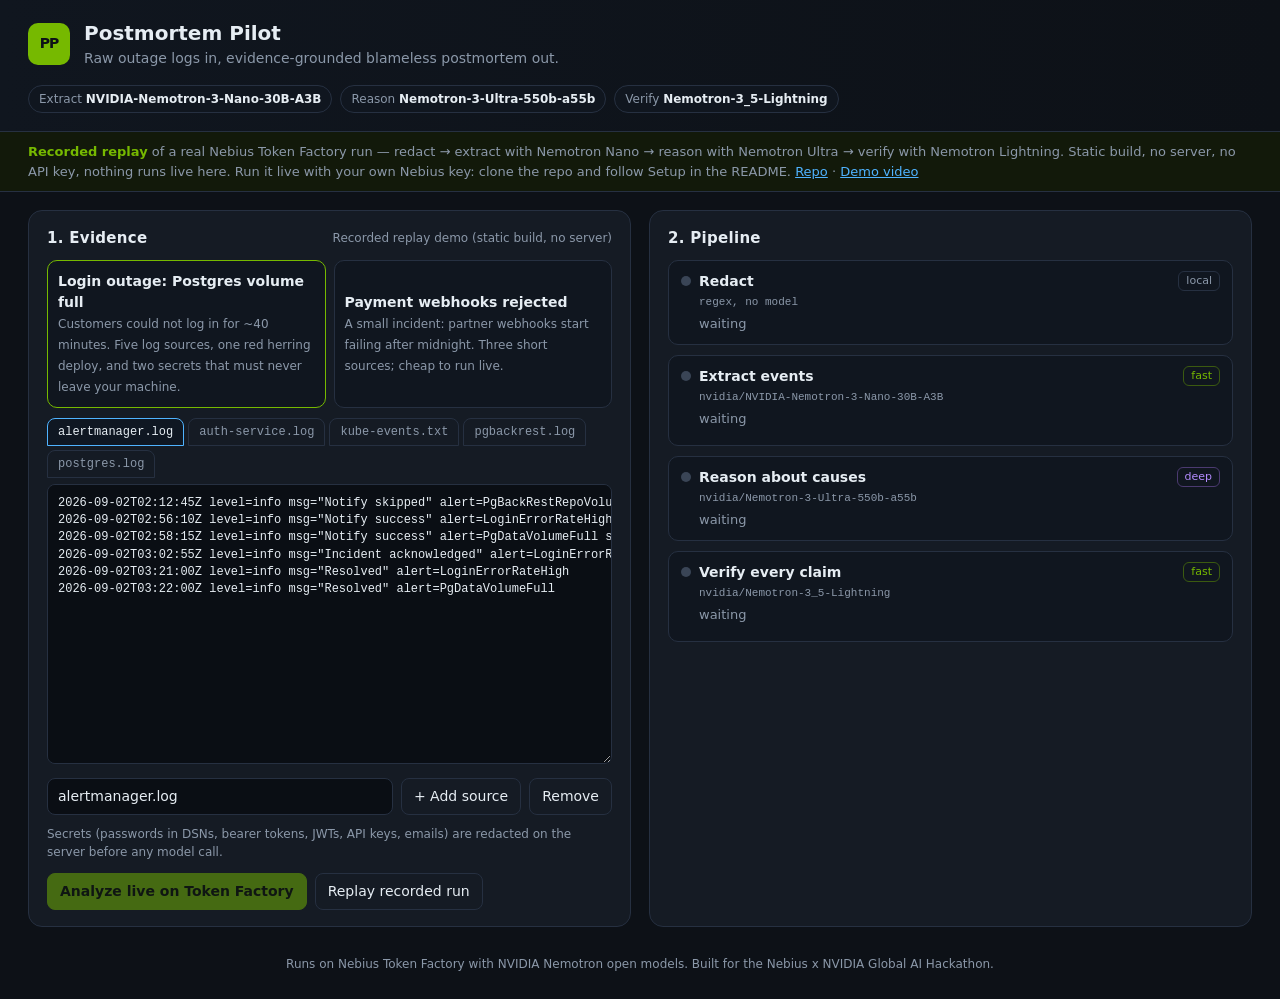
<file: docs/index.html>
<!doctype html>
<html lang="en">
<head>
<meta charset="utf-8">
<meta name="viewport" content="width=device-width, initial-scale=1">
<title>Postmortem Pilot</title>
<link rel="stylesheet" href="static/style.css">
</head>
<body>
<header class="top">
  <div class="brand">
    <div class="logo">PP</div>
    <div>
      <h1>Postmortem Pilot</h1>
      <p>Raw outage logs in, evidence-grounded blameless postmortem out.</p>
    </div>
  </div>
  <div class="models" id="models"></div>
</header>
<div id="staticBanner" class="banner" hidden>
  <b>Recorded replay</b> of a real Nebius Token Factory run &mdash; redact &rarr; extract with Nemotron Nano &rarr; reason with Nemotron Ultra &rarr; verify with Nemotron Lightning. Static build, no server, no API key, nothing runs live here.
  Run it live with your own Nebius key: clone the repo and follow Setup in the README.
  <a href="https://github.com/CVasilopoulos/Nebius_repo" target="_blank" rel="noopener">Repo</a> &middot;
  <a href="https://github.com/CVasilopoulos/Nebius_repo/blob/main/video/postmortem-pilot-demo.mp4" target="_blank" rel="noopener">Demo video</a>
</div>

<main>
  <section class="panel input">
    <div class="panel-head">
      <h2>1. Evidence</h2>
      <span class="hint" id="liveBadge"></span>
    </div>
    <div class="samples" id="samples"></div>
    <div class="tabs" id="tabs"></div>
    <textarea id="editor" spellcheck="false" placeholder="Paste a log file here..."></textarea>
    <div class="row">
      <input id="sourceName" placeholder="source name, e.g. postgres.log">
      <button class="ghost" id="addSource">+ Add source</button>
      <button class="ghost" id="removeSource">Remove</button>
    </div>
    <p class="privacy">Secrets (passwords in DSNs, bearer tokens, JWTs, API keys, emails) are redacted on the server before any model call.</p>
    <div class="actions">
      <button id="runLive" class="primary">Analyze live on Token Factory</button>
      <button id="runReplay" class="ghost">Replay recorded run</button>
    </div>
  </section>

  <section class="panel pipeline">
    <div class="panel-head"><h2>2. Pipeline</h2><span class="hint" id="clock"></span></div>
    <div class="stages">
      <div class="stage" id="st-redact"><div class="st-top"><span class="dot"></span><b>Redact</b><span class="tag local">local</span></div><div class="st-model">regex, no model</div><div class="st-body">waiting</div></div>
      <div class="stage" id="st-extract"><div class="st-top"><span class="dot"></span><b>Extract events</b><span class="tag nano">fast</span></div><div class="st-model" data-model="extract"></div><div class="st-body">waiting</div><div class="bars" id="chunkBars"></div></div>
      <div class="stage" id="st-reason"><div class="st-top"><span class="dot"></span><b>Reason about causes</b><span class="tag ultra">deep</span></div><div class="st-model" data-model="reason"></div><div class="st-body">waiting</div></div>
      <div class="stage" id="st-verify"><div class="st-top"><span class="dot"></span><b>Verify every claim</b><span class="tag light">fast</span></div><div class="st-model" data-model="verify"></div><div class="st-body">waiting</div><div class="bars" id="verifyBars"></div></div>
    </div>
    <div id="warnings"></div>
  </section>

  <section class="panel results" id="results" hidden>
    <div class="panel-head"><h2>3. Postmortem</h2>
      <div class="row tight">
        <button class="ghost" id="copyMd">Copy Markdown</button>
        <button class="ghost" id="downloadMd">Download .md</button>
      </div>
    </div>
    <div class="headline">
      <div>
        <div class="sev" id="sev"></div>
        <h3 id="title"></h3>
        <p id="summary"></p>
        <p class="window" id="window"></p>
      </div>
      <div class="score" id="score"></div>
    </div>
    <div class="grid2">
      <div>
        <h4>Causal chain</h4>
        <ol class="chain" id="chain"></ol>
        <h4>Ruled out</h4>
        <ul class="claims" id="herrings"></ul>
      </div>
      <div>
        <div class="claims keyclaims" id="keyclaims"></div>
        <h4>Contributing factors</h4>
        <ul class="claims" id="factors"></ul>
      </div>
    </div>
    <h4>Action items</h4>
    <table class="actions-table"><thead><tr><th>Priority</th><th>Type</th><th>Action</th></tr></thead><tbody id="actionsBody"></tbody></table>
    <div id="questionsWrap"><h4>Open questions</h4><ul id="questions"></ul></div>
    <h4>Timeline <span class="hint" id="timelineHint"></span></h4>
    <ul class="timeline" id="timeline"></ul>
    <h4>Token Factory usage</h4>
    <div class="usage" id="usage"></div>
  </section>
</main>
<footer>Runs on Nebius Token Factory with NVIDIA Nemotron open models. Built for the Nebius x NVIDIA Global AI Hackathon.</footer>
<script src="static/app.js"></script>
</body>
</html>
</file>
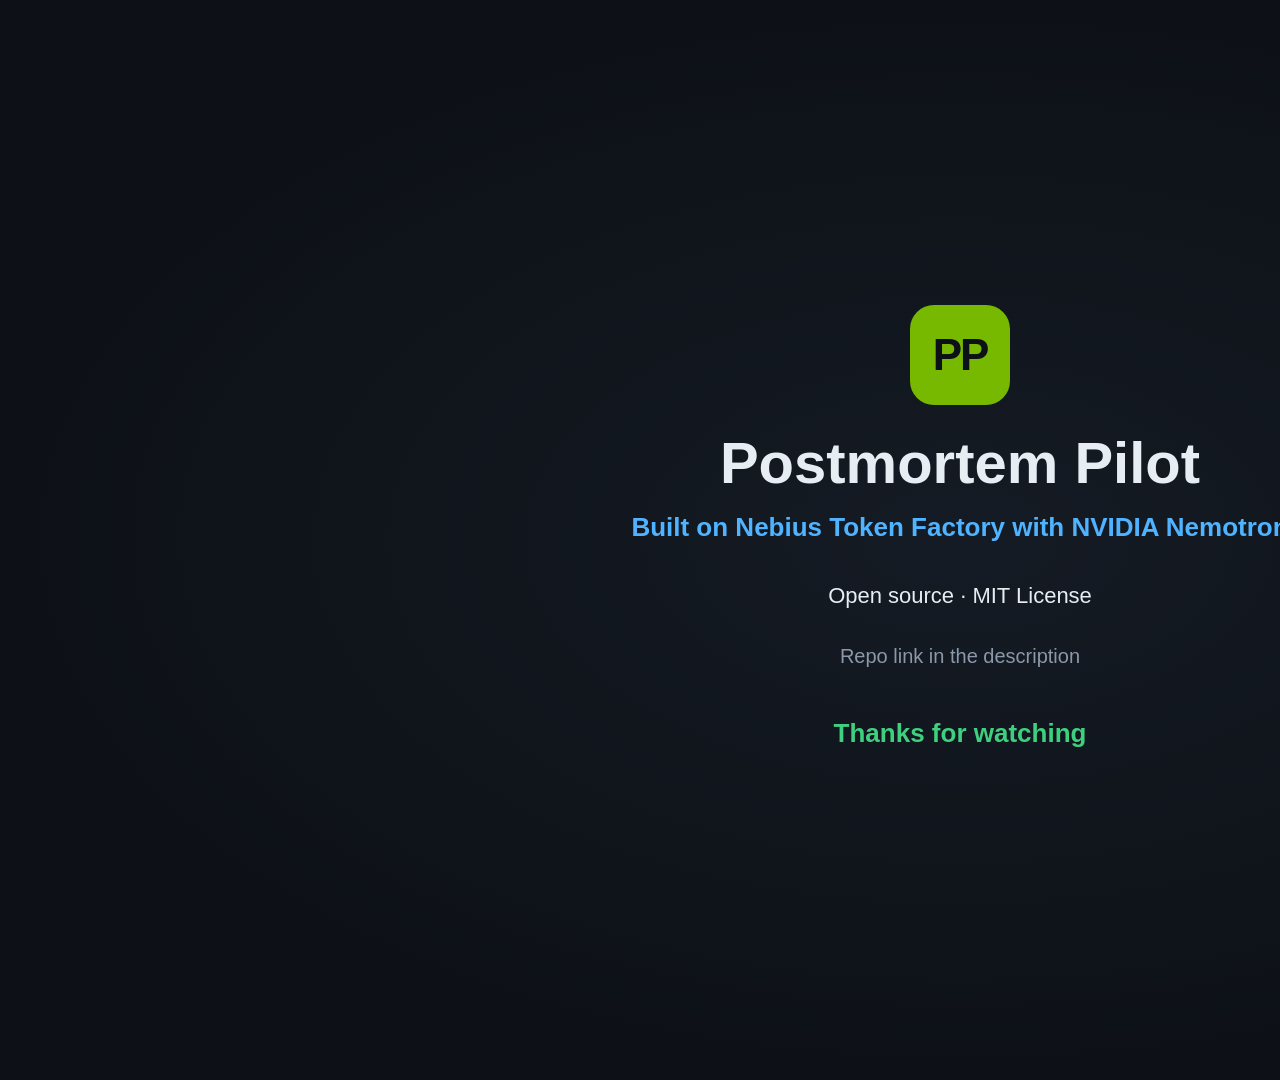
<file: video/scripts/cards/end.html>
<!doctype html><html><head><meta charset="utf-8"><style>
html,body{margin:0;padding:0;width:1920px;height:1080px;background:radial-gradient(ellipse at center, #151b24 0%, #0d1117 70%);display:flex;align-items:center;justify-content:center;font-family:-apple-system,Helvetica,Arial,sans-serif;color:#e6edf3}
.wrap{text-align:center}
.logo{width:100px;height:100px;border-radius:24px;background:#76b900;color:#0d1117;font-weight:800;font-size:44px;display:grid;place-items:center;margin:0 auto 24px;letter-spacing:-2px}
h1{font-size:58px;margin:0 0 16px;font-weight:800}
.tag{font-size:26px;color:#4fb3ff;margin:0 0 40px;font-weight:600}
.row{font-size:22px;color:#e6edf3;margin:8px 0}
.muted{color:#8b98a9;font-size:20px;margin-top:36px}
.thanks{margin-top:50px;font-size:26px;color:#3fd07f;font-weight:700}
</style></head>
<body><div class="wrap">
<div class="logo">PP</div>
<h1>Postmortem Pilot</h1>
<p class="tag">Built on Nebius Token Factory with NVIDIA Nemotron</p>
<p class="row">Open source &middot; MIT License</p>
<p class="row muted">Repo link in the description</p>
<p class="thanks">Thanks for watching</p>
</div></body></html>
</file>
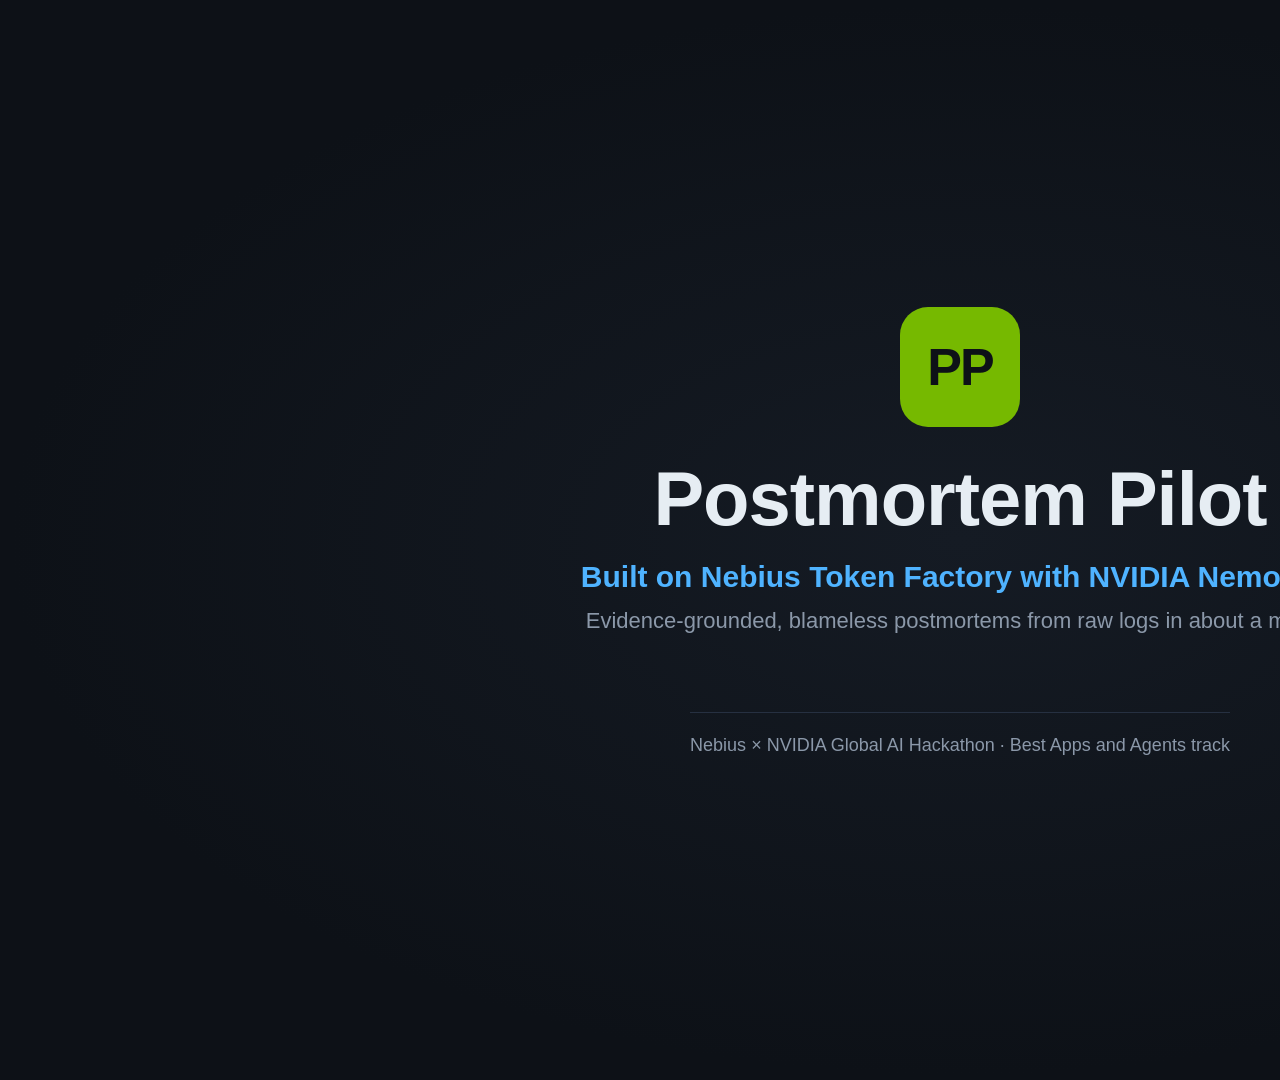
<file: video/scripts/cards/title.html>
<!doctype html><html><head><meta charset="utf-8"><style>
html,body{margin:0;padding:0;width:1920px;height:1080px;background:radial-gradient(ellipse at center, #151b24 0%, #0d1117 70%);display:flex;align-items:center;justify-content:center;font-family:-apple-system,Helvetica,Arial,sans-serif;color:#e6edf3}
.wrap{text-align:center}
.logo{width:120px;height:120px;border-radius:28px;background:#76b900;color:#0d1117;font-weight:800;font-size:52px;display:grid;place-items:center;margin:0 auto 28px;letter-spacing:-2px}
h1{font-size:76px;margin:0 0 18px;font-weight:800;letter-spacing:-1px}
.tag{font-size:30px;color:#4fb3ff;margin:0 0 14px;font-weight:600}
.sub{font-size:22px;color:#8b98a9;margin:0 0 60px}
.track{font-size:18px;color:#8b98a9;border-top:1px solid #263041;padding-top:22px;display:inline-block}
</style></head>
<body><div class="wrap">
<div class="logo">PP</div>
<h1>Postmortem Pilot</h1>
<p class="tag">Built on Nebius Token Factory with NVIDIA Nemotron</p>
<p class="sub">Evidence-grounded, blameless postmortems from raw logs in about a minute</p>
<p class="track">Nebius &times; NVIDIA Global AI Hackathon &middot; Best Apps and Agents track</p>
</div></body></html>
</file>
<file: docs/static/style.css>
:root{--bg:#0d1117;--panel:#151b24;--line:#263041;--text:#e6edf3;--muted:#8b98a9;--accent:#76b900;--accent2:#4fb3ff;--warn:#f0b429;--bad:#ff6b6b;--ok:#3fd07f;--ultra:#b48cff;--mono:ui-monospace,SFMono-Regular,Menlo,Consolas,monospace}
*{box-sizing:border-box}
html,body{margin:0;background:var(--bg);color:var(--text);font:14px/1.5 system-ui,-apple-system,Segoe UI,Roboto,sans-serif}
button,input,textarea{font:inherit;color:inherit}
.top{display:flex;justify-content:space-between;align-items:center;gap:16px;flex-wrap:wrap;padding:18px 28px;border-bottom:1px solid var(--line);background:linear-gradient(90deg,#10161f,#0d1117)}
.brand{display:flex;gap:14px;align-items:center}
.logo{width:42px;height:42px;border-radius:10px;background:var(--accent);color:#0d1117;font-weight:800;display:grid;place-items:center;letter-spacing:-1px}
h1{margin:0;font-size:20px}
.brand p{margin:0;color:var(--muted)}
.models{display:flex;gap:8px;flex-wrap:wrap}
.chip{border:1px solid var(--line);border-radius:999px;padding:4px 10px;font-size:12px;color:var(--muted);background:#10161f}
.chip b{color:var(--text);font-weight:600}
main{display:grid;grid-template-columns:minmax(320px,1fr) minmax(320px,1fr);gap:18px;padding:18px 28px;max-width:1500px;margin:0 auto}
.panel{background:var(--panel);border:1px solid var(--line);border-radius:14px;padding:16px 18px;min-width:0}
.results{grid-column:1/-1}
.panel-head{display:flex;justify-content:space-between;align-items:center;gap:10px;margin-bottom:10px;flex-wrap:wrap}
h2{margin:0;font-size:15px;letter-spacing:.3px}
h3{margin:4px 0 6px;font-size:20px}
h4{margin:20px 0 8px;font-size:13px;text-transform:uppercase;letter-spacing:.8px;color:var(--muted)}
.hint{color:var(--muted);font-size:12px;font-weight:400;text-transform:none;letter-spacing:0}
.samples{display:grid;grid-template-columns:repeat(auto-fit,minmax(200px,1fr));gap:8px;margin-bottom:10px}
.sample{text-align:left;border:1px solid var(--line);background:#10161f;border-radius:10px;padding:10px;cursor:pointer}
.sample:hover,.sample.active{border-color:var(--accent)}
.sample b{display:block}
.sample span{color:var(--muted);font-size:12px}
.tabs{display:flex;gap:4px;flex-wrap:wrap;margin-bottom:6px}
.tab{border:1px solid var(--line);background:transparent;border-radius:8px 8px 0 0;padding:4px 10px;cursor:pointer;font-family:var(--mono);font-size:12px;color:var(--muted)}
.tab.active{color:var(--text);border-color:var(--accent2);background:#0f1722}
textarea{width:100%;height:280px;resize:vertical;background:#0a0e14;border:1px solid var(--line);border-radius:8px;padding:10px;font-family:var(--mono);font-size:12px;line-height:1.45;white-space:pre;overflow:auto}
.row{display:flex;gap:8px;margin-top:8px;flex-wrap:wrap}
.row.tight{margin:0}
.row input{flex:1;min-width:160px;background:#0a0e14;border:1px solid var(--line);border-radius:8px;padding:6px 10px}
button{border-radius:8px;padding:7px 12px;cursor:pointer;border:1px solid var(--line);background:#1b2330}
button:disabled{opacity:.5;cursor:not-allowed}
.primary{background:var(--accent);color:#0b1200;border-color:var(--accent);font-weight:700}
.ghost{background:transparent}
.ghost:hover{border-color:var(--accent2)}
.actions{display:flex;gap:8px;flex-wrap:wrap;margin-top:12px}
.privacy{color:var(--muted);font-size:12px;margin:10px 0 0}
.stages{display:grid;gap:10px}
.stage{border:1px solid var(--line);border-radius:10px;padding:10px 12px;background:#10161f;transition:border-color .2s}
.stage.running{border-color:var(--accent2)}
.stage.done{border-color:#2f5d3a}
.st-top{display:flex;align-items:center;gap:8px}
.st-model{font-family:var(--mono);font-size:11px;color:var(--muted);margin:2px 0 4px 18px}
.st-body{margin-left:18px;color:var(--muted);font-size:13px}
.dot{width:10px;height:10px;border-radius:50%;background:#3a4556;flex:none}
.running .dot{background:var(--accent2);animation:pulse 1s infinite}
.done .dot{background:var(--ok)}
.failed .dot{background:var(--bad)}
@keyframes pulse{50%{opacity:.35}}
.tag{margin-left:auto;font-size:11px;border-radius:6px;padding:1px 7px;border:1px solid var(--line)}
.tag.nano,.tag.light{color:var(--accent);border-color:#3b5a10}
.tag.ultra{color:var(--ultra);border-color:#4b3a70}
.tag.local{color:var(--muted)}
.bars{display:flex;gap:3px;flex-wrap:wrap;margin:6px 0 0 18px}
.bar{height:8px;width:22px;border-radius:3px;background:#2a3444}
.bar.ok{background:var(--ok)}.bar.partial{background:var(--warn)}.bar.bad{background:var(--bad)}.bar.run{background:var(--accent2)}
.warn{margin-top:8px;color:var(--warn);font-size:12px}
.err{margin-top:8px;color:var(--bad)}
.headline{display:flex;justify-content:space-between;gap:20px;flex-wrap:wrap;border-bottom:1px solid var(--line);padding-bottom:12px}
.headline p{margin:0 0 6px;max-width:900px}
.window{color:var(--muted);font-family:var(--mono);font-size:12px}
.sev{display:inline-block;font-weight:700;font-size:12px;border-radius:6px;padding:2px 8px;background:#3a1d1d;color:var(--bad)}
.score{min-width:210px;border:1px solid var(--line);border-radius:12px;padding:10px 14px;background:#10161f}
.score .big{font-size:30px;font-weight:800}
.score .legend{display:flex;gap:10px;font-size:12px;color:var(--muted)}
.grid2{display:grid;grid-template-columns:1fr 1fr;gap:24px}
.chain{list-style:none;margin:0;padding:0;counter-reset:c}
.chain li{position:relative;padding:8px 10px 8px 40px;margin-bottom:12px;border:1px solid var(--line);border-radius:10px;background:#10161f}
.chain li::before{counter-increment:c;content:counter(c);position:absolute;left:10px;top:9px;width:20px;height:20px;border-radius:50%;background:#223047;display:grid;place-items:center;font-size:11px}
.chain li:not(:last-child)::after{content:"";position:absolute;left:19px;bottom:-13px;height:12px;border-left:2px solid #34455f}
.claims{list-style:none;margin:0;padding:0}
.claim{padding:8px 10px;margin-bottom:8px;border:1px solid var(--line);border-radius:10px;background:#10161f}
.claim .label{font-size:11px;text-transform:uppercase;letter-spacing:.8px;color:var(--muted)}
.verdict{display:inline-block;font-size:11px;border-radius:6px;padding:0 6px;margin-left:6px;border:1px solid var(--line);color:var(--muted);vertical-align:1px}
.verdict.supported{color:var(--ok);border-color:#2f5d3a}
.verdict.partial{color:var(--warn);border-color:#6b5316}
.verdict.unsupported{color:var(--bad);border-color:#6b2a2a}
.verdict.pending{animation:pulse 1s infinite}
.why{color:var(--muted);font-size:12px;margin-top:3px}
.ref{font-family:var(--mono);font-size:11px;border:1px solid #2c3a50;background:#0f1722;color:var(--accent2);border-radius:5px;padding:0 5px;margin:2px 3px 0 0;cursor:pointer}
.ref:hover{border-color:var(--accent2)}
.evidence{margin-top:6px;background:#0a0e14;border:1px solid var(--line);border-radius:6px;padding:6px 8px;font-family:var(--mono);font-size:11.5px;white-space:pre-wrap;word-break:break-word;color:#c9d4e0}
.evidence .src{color:var(--muted)}
.actions-table{width:100%;border-collapse:collapse}
.actions-table th,.actions-table td{text-align:left;padding:7px 8px;border-bottom:1px solid var(--line);vertical-align:top}
.actions-table th{color:var(--muted);font-weight:500;font-size:12px}
.pri{font-weight:700;font-family:var(--mono)}
.pri.P0{color:var(--bad)}.pri.P1{color:var(--warn)}.pri.P2{color:var(--muted)}
.timeline{list-style:none;margin:0;padding:0;max-height:360px;overflow:auto;border:1px solid var(--line);border-radius:10px}
.timeline li{display:grid;grid-template-columns:170px 80px 1fr auto;gap:10px;padding:6px 10px;border-bottom:1px solid #1c2431;align-items:baseline}
.timeline .t{font-family:var(--mono);font-size:11.5px;color:var(--muted)}
.kind{font-size:11px;text-transform:uppercase;font-weight:700}
.kind.error{color:var(--bad)}.kind.warning{color:var(--warn)}.kind.alert{color:#ff9d5c}.kind.recovery{color:var(--ok)}.kind.change{color:var(--accent2)}.kind.info{color:var(--muted)}
.usage{display:grid;grid-template-columns:repeat(auto-fit,minmax(220px,1fr));gap:10px}
.ucard{border:1px solid var(--line);border-radius:10px;padding:10px 12px;background:#10161f}
.ucard .m{font-family:var(--mono);font-size:11px;color:var(--muted);word-break:break-all}
.ucard .n{font-size:20px;font-weight:700}
.banner{padding:10px 28px;border-bottom:1px solid var(--line);background:#12190a;color:var(--muted);font-size:13px}
.banner b{color:var(--accent)}
.banner a{color:var(--accent2)}
footer{color:var(--muted);text-align:center;padding:10px 16px 26px;font-size:12px}
@media (max-width:900px){main{grid-template-columns:1fr;padding:12px 16px}.grid2{grid-template-columns:1fr}.timeline li{grid-template-columns:1fr;gap:2px}.top{padding:14px 16px}}
</file>
